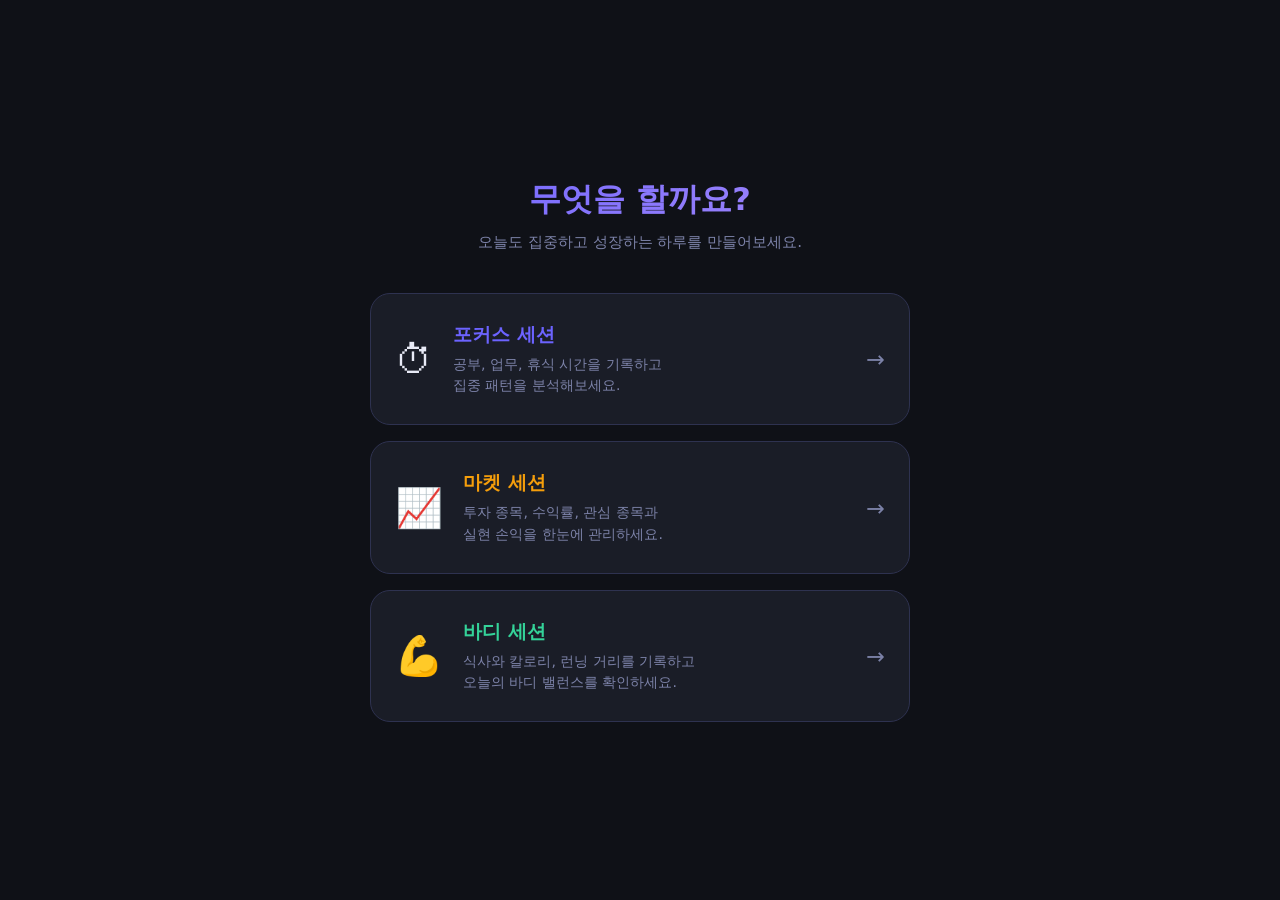
<file: index.html>
<!DOCTYPE html>
<html lang="ko">
<head>
  <meta charset="UTF-8" />
  <meta name="viewport" content="width=device-width, initial-scale=1.0" />
  <title>세션 홈</title>
  <link rel="stylesheet" href="style.css" />
</head>
<body class="landing-body">
  <div class="landing-wrap">
    <div class="landing-header">
      <h1 class="landing-title">무엇을 할까요?</h1>
      <p class="landing-sub">오늘도 집중하고 성장하는 하루를 만들어보세요.</p>
    </div>
    <div class="landing-cards">
      <a href="focus.html" class="landing-card focus-card">
        <div class="lcard-icon">⏱</div>
        <div class="lcard-info">
          <span class="lcard-title">포커스 세션</span>
          <span class="lcard-desc">공부, 업무, 휴식 시간을 기록하고<br>집중 패턴을 분석해보세요.</span>
        </div>
        <span class="lcard-arrow">→</span>
      </a>
      <a href="stock.html" class="landing-card stock-card">
        <div class="lcard-icon">📈</div>
        <div class="lcard-info">
          <span class="lcard-title">마켓 세션</span>
          <span class="lcard-desc">투자 종목, 수익률, 관심 종목과<br>실현 손익을 한눈에 관리하세요.</span>
        </div>
        <span class="lcard-arrow">→</span>
      </a>
      <a href="weight.html" class="landing-card body-card">
        <div class="lcard-icon">💪</div>
        <div class="lcard-info">
          <span class="lcard-title">바디 세션</span>
          <span class="lcard-desc">식사와 칼로리, 런닝 거리를 기록하고<br>오늘의 바디 밸런스를 확인하세요.</span>
        </div>
        <span class="lcard-arrow">→</span>
      </a>
    </div>
  </div>
</body>
</html>
</file>
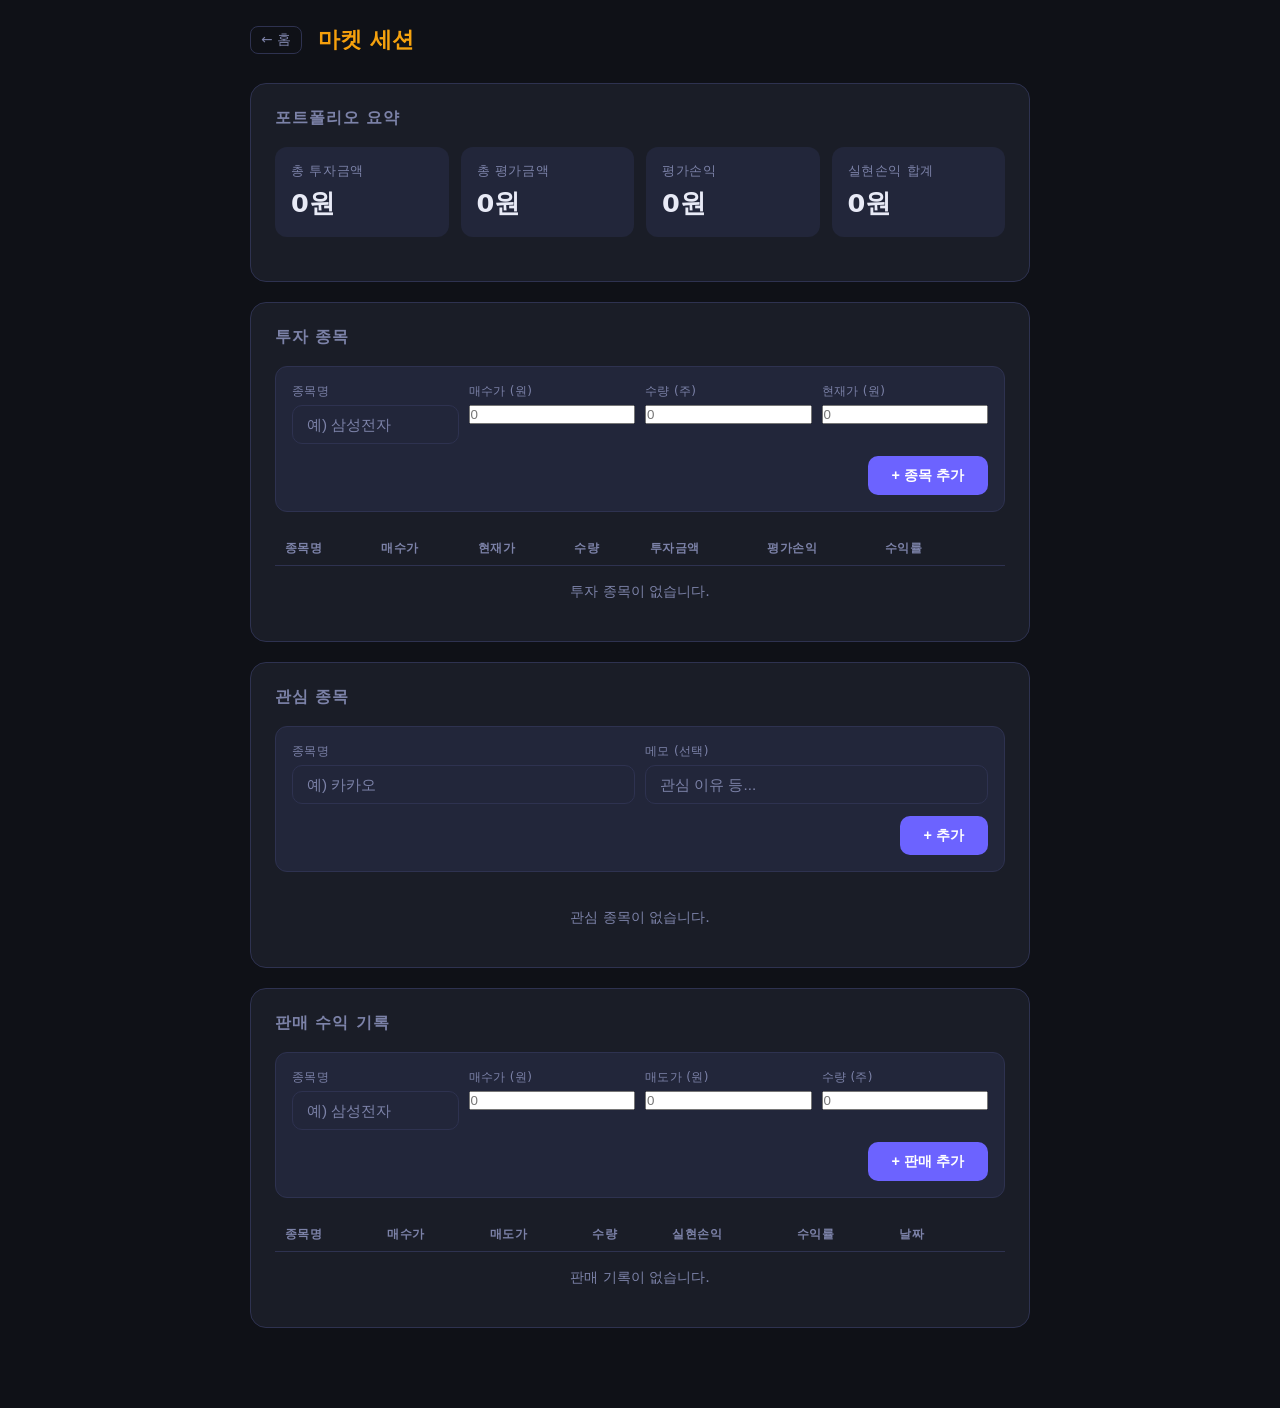
<file: stock.html>
<!DOCTYPE html>
<html lang="ko">
<head>
  <meta charset="UTF-8" />
  <meta name="viewport" content="width=device-width, initial-scale=1.0" />
  <title>마켓 세션</title>
  <link rel="stylesheet" href="style.css" />
</head>
<body>
  <div class="app">
    <header>
      <a href="index.html" class="back-btn">← 홈</a>
      <h1 class="stock-title">마켓 세션</h1>
    </header>

    <main>
      <!-- 전체 요약 -->
      <section class="card">
        <h2>포트폴리오 요약</h2>
        <div class="stats-grid four-col">
          <div class="stat-box">
            <span class="stat-label">총 투자금액</span>
            <span class="stat-value" id="sum-invested">0원</span>
          </div>
          <div class="stat-box">
            <span class="stat-label">총 평가금액</span>
            <span class="stat-value" id="sum-eval">0원</span>
          </div>
          <div class="stat-box">
            <span class="stat-label">평가손익</span>
            <span class="stat-value" id="sum-pnl">0원</span>
          </div>
          <div class="stat-box">
            <span class="stat-label">실현손익 합계</span>
            <span class="stat-value" id="sum-realized">0원</span>
          </div>
        </div>
      </section>

      <!-- 투자 종목 -->
      <section class="card">
        <h2>투자 종목</h2>
        <div class="stock-form">
          <div class="stock-form-fields">
            <div class="form-field">
              <label>종목명</label>
              <input type="text" id="inv-name" placeholder="예) 삼성전자" maxlength="20" />
            </div>
            <div class="form-field">
              <label>매수가 (원)</label>
              <input type="number" id="inv-buy" placeholder="0" min="0" />
            </div>
            <div class="form-field">
              <label>수량 (주)</label>
              <input type="number" id="inv-qty" placeholder="0" min="1" />
            </div>
            <div class="form-field">
              <label>현재가 (원)</label>
              <input type="number" id="inv-current" placeholder="0" min="0" />
            </div>
          </div>
          <button id="inv-add-btn" type="button" class="btn-primary form-submit-btn">+ 종목 추가</button>
        </div>
        <div class="table-wrap">
          <table class="stock-table" id="inv-table">
            <thead>
              <tr>
                <th>종목명</th>
                <th>매수가</th>
                <th>현재가</th>
                <th>수량</th>
                <th>투자금액</th>
                <th>평가손익</th>
                <th>수익률</th>
                <th></th>
              </tr>
            </thead>
            <tbody id="inv-tbody"></tbody>
          </table>
          <p class="empty-msg" id="inv-empty">투자 종목이 없습니다.</p>
        </div>
      </section>

      <!-- 관심 종목 -->
      <section class="card">
        <h2>관심 종목</h2>
        <div class="stock-form">
          <div class="stock-form-fields two-col">
            <div class="form-field">
              <label>종목명</label>
              <input type="text" id="watch-name" placeholder="예) 카카오" maxlength="20" />
            </div>
            <div class="form-field">
              <label>메모 (선택)</label>
              <input type="text" id="watch-memo" placeholder="관심 이유 등..." maxlength="60" />
            </div>
          </div>
          <button id="watch-add-btn" type="button" class="btn-primary form-submit-btn">+ 추가</button>
        </div>
        <ul id="watch-list">
          <li class="empty-msg">관심 종목이 없습니다.</li>
        </ul>
      </section>

      <!-- 실현 손익 (판매 기록) -->
      <section class="card">
        <h2>판매 수익 기록</h2>
        <div class="stock-form">
          <div class="stock-form-fields">
            <div class="form-field">
              <label>종목명</label>
              <input type="text" id="sold-name" placeholder="예) 삼성전자" maxlength="20" />
            </div>
            <div class="form-field">
              <label>매수가 (원)</label>
              <input type="number" id="sold-buy" placeholder="0" min="0" />
            </div>
            <div class="form-field">
              <label>매도가 (원)</label>
              <input type="number" id="sold-sell" placeholder="0" min="0" />
            </div>
            <div class="form-field">
              <label>수량 (주)</label>
              <input type="number" id="sold-qty" placeholder="0" min="1" />
            </div>
          </div>
          <button id="sold-add-btn" type="button" class="btn-primary form-submit-btn">+ 판매 추가</button>
        </div>
        <div class="table-wrap">
          <table class="stock-table" id="sold-table">
            <thead>
              <tr>
                <th>종목명</th>
                <th>매수가</th>
                <th>매도가</th>
                <th>수량</th>
                <th>실현손익</th>
                <th>수익률</th>
                <th>날짜</th>
                <th></th>
              </tr>
            </thead>
            <tbody id="sold-tbody"></tbody>
          </table>
          <p class="empty-msg" id="sold-empty">판매 기록이 없습니다.</p>
        </div>
      </section>
    </main>
  </div>

  <script src="stock.js"></script>
</body>
</html>
</file>
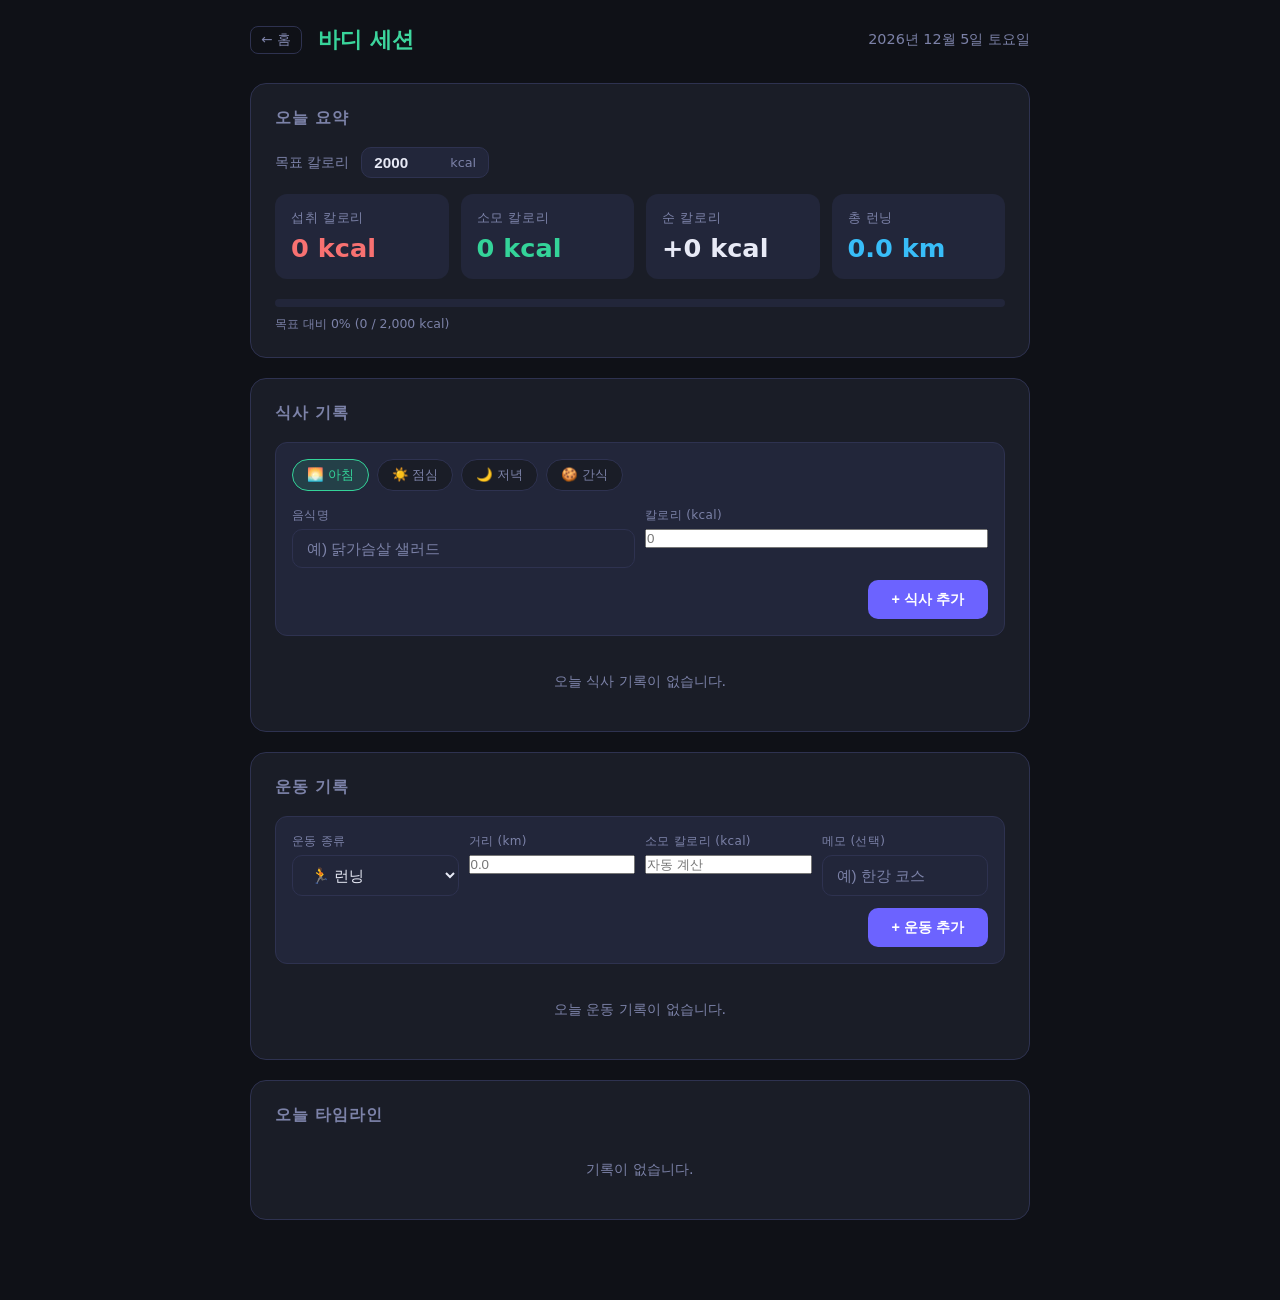
<file: weight.html>
<!DOCTYPE html>
<html lang="ko">
<head>
  <meta charset="UTF-8" />
  <meta name="viewport" content="width=device-width, initial-scale=1.0" />
  <title>바디 세션</title>
  <link rel="stylesheet" href="style.css" />
</head>
<body>
  <div class="app">
    <header>
      <a href="index.html" class="back-btn">← 홈</a>
      <h1 class="body-title">바디 세션</h1>
      <p class="date" id="today-date"></p>
    </header>

    <main>
      <!-- 오늘 요약 -->
      <section class="card">
        <h2>오늘 요약</h2>
        <div class="calorie-goal-row">
          <label class="goal-label">목표 칼로리</label>
          <div class="goal-input-wrap">
            <input type="number" id="goal-calories" placeholder="2000" min="100" max="9999" />
            <span class="unit">kcal</span>
          </div>
        </div>
        <div class="stats-grid four-col">
          <div class="stat-box">
            <span class="stat-label">섭취 칼로리</span>
            <span class="stat-value intake-val" id="total-intake">0 kcal</span>
          </div>
          <div class="stat-box">
            <span class="stat-label">소모 칼로리</span>
            <span class="stat-value burn-val" id="total-burn">0 kcal</span>
          </div>
          <div class="stat-box">
            <span class="stat-label">순 칼로리</span>
            <span class="stat-value" id="net-calories">0 kcal</span>
          </div>
          <div class="stat-box">
            <span class="stat-label">총 런닝</span>
            <span class="stat-value run-val" id="total-run">0 km</span>
          </div>
        </div>
        <div class="calorie-bar-wrap">
          <div class="calorie-bar-track">
            <div class="calorie-bar-fill" id="calorie-bar"></div>
          </div>
          <span class="calorie-bar-label" id="calorie-bar-label">목표 대비 0%</span>
        </div>
      </section>

      <!-- 식사 기록 -->
      <section class="card">
        <h2>식사 기록</h2>
        <div class="stock-form">
          <div class="meal-type-row" id="meal-type-row">
            <button class="meal-type-btn active" type="button" data-type="아침">🌅 아침</button>
            <button class="meal-type-btn" type="button" data-type="점심">☀️ 점심</button>
            <button class="meal-type-btn" type="button" data-type="저녁">🌙 저녁</button>
            <button class="meal-type-btn" type="button" data-type="간식">🍪 간식</button>
          </div>
          <div class="stock-form-fields two-col">
            <div class="form-field">
              <label>음식명</label>
              <input type="text" id="meal-name" placeholder="예) 닭가슴살 샐러드" maxlength="40" />
            </div>
            <div class="form-field">
              <label>칼로리 (kcal)</label>
              <input type="number" id="meal-cal" placeholder="0" min="0" />
            </div>
          </div>
          <button id="meal-add-btn" type="button" class="btn-primary form-submit-btn">+ 식사 추가</button>
        </div>
        <ul id="meal-list">
          <li class="empty-msg">오늘 식사 기록이 없습니다.</li>
        </ul>
      </section>

      <!-- 운동 기록 -->
      <section class="card">
        <h2>운동 기록</h2>
        <div class="stock-form">
          <div class="stock-form-fields">
            <div class="form-field">
              <label>운동 종류</label>
              <select id="exercise-type">
                <option value="런닝">🏃 런닝</option>
                <option value="걷기">🚶 걷기</option>
                <option value="사이클">🚴 사이클</option>
                <option value="수영">🏊 수영</option>
                <option value="웨이트">🏋️ 웨이트</option>
                <option value="기타">✨ 기타</option>
              </select>
            </div>
            <div class="form-field" id="distance-field">
              <label>거리 (km)</label>
              <input type="number" id="exercise-dist" placeholder="0.0" min="0" step="0.1" />
            </div>
            <div class="form-field">
              <label>소모 칼로리 (kcal)</label>
              <input type="number" id="exercise-cal" placeholder="자동 계산" min="0" />
            </div>
            <div class="form-field">
              <label>메모 (선택)</label>
              <input type="text" id="exercise-memo" placeholder="예) 한강 코스" maxlength="40" />
            </div>
          </div>
          <button id="exercise-add-btn" type="button" class="btn-primary form-submit-btn">+ 운동 추가</button>
        </div>
        <ul id="exercise-list">
          <li class="empty-msg">오늘 운동 기록이 없습니다.</li>
        </ul>
      </section>

      <!-- 오늘 타임라인 -->
      <section class="card">
        <h2>오늘 타임라인</h2>
        <ul id="timeline-list">
          <li class="empty-msg">기록이 없습니다.</li>
        </ul>
      </section>
    </main>
  </div>

  <script src="weight.js"></script>
</body>
</html>
</file>
<file: style.css>
*, *::before, *::after { box-sizing: border-box; margin: 0; padding: 0; }

:root {
  --bg: #0f1117;
  --surface: #1a1d27;
  --surface2: #22263a;
  --border: #2e3250;
  --text: #e8eaf6;
  --text-muted: #7c82a8;
  --primary: #6c63ff;
  --primary-hover: #857dff;
  --danger: #ff5c7a;
  --danger-hover: #ff7b93;
  --success: #4caf7d;
  --stock: #f59e0b;
  --stock-hover: #fbbf24;
  --body-color: #34d399;
  --body-hover: #6ee7b7;

  --cat-study: #6c63ff;
  --cat-work: #f59e0b;
  --cat-rest: #38bdf8;
  --cat-exercise: #4caf7d;
  --cat-etc: #a78bfa;
}

body {
  background: var(--bg);
  color: var(--text);
  font-family: 'Segoe UI', system-ui, sans-serif;
  min-height: 100vh;
  padding: 24px 16px 60px;
}

.app { max-width: 780px; margin: 0 auto; }

/* Back button */
.back-btn {
  color: var(--text-muted);
  text-decoration: none;
  font-size: 0.85rem;
  padding: 4px 10px;
  border-radius: 8px;
  border: 1px solid var(--border);
  transition: color 0.2s, border-color 0.2s;
  white-space: nowrap;
}
.back-btn:hover { color: var(--text); border-color: var(--primary); }

header {
  display: flex;
  align-items: center;
  gap: 16px;
  margin-bottom: 28px;
  flex-wrap: wrap;
}

/* ── Landing Page ─────────────────────────────────────────────────────────── */
.landing-body {
  display: flex;
  align-items: center;
  justify-content: center;
  min-height: 100vh;
  padding: 24px 16px;
}

.landing-wrap { width: 100%; max-width: 540px; }

.landing-header { text-align: center; margin-bottom: 40px; }

.landing-title {
  font-size: 2rem;
  font-weight: 700;
  background: linear-gradient(135deg, var(--primary), #a78bfa);
  -webkit-background-clip: text;
  -webkit-text-fill-color: transparent;
  background-clip: text;
  margin-bottom: 10px;
}

.landing-sub { color: var(--text-muted); font-size: 0.95rem; }

.landing-cards { display: flex; flex-direction: column; gap: 16px; }

.landing-card {
  display: flex;
  align-items: center;
  gap: 20px;
  background: var(--surface);
  border: 1px solid var(--border);
  border-radius: 20px;
  padding: 28px 24px;
  text-decoration: none;
  color: var(--text);
  transition: transform 0.18s, border-color 0.18s, box-shadow 0.18s;
}

.landing-card:hover {
  transform: translateY(-3px);
  box-shadow: 0 8px 32px rgba(0,0,0,0.3);
}

.focus-card:hover { border-color: var(--primary); }
.stock-card:hover  { border-color: var(--stock); }

.lcard-icon { font-size: 2.4rem; flex-shrink: 0; }

.lcard-info { flex: 1; display: flex; flex-direction: column; gap: 6px; }

.lcard-title { font-size: 1.2rem; font-weight: 700; }

.focus-card .lcard-title { color: var(--primary); }
.stock-card  .lcard-title { color: var(--stock); }

.lcard-desc { color: var(--text-muted); font-size: 0.88rem; line-height: 1.5; }

.lcard-arrow { font-size: 1.4rem; color: var(--text-muted); flex-shrink: 0; }

header h1 {
  font-size: 1.6rem;
  font-weight: 700;
  background: linear-gradient(135deg, var(--primary), #a78bfa);
  -webkit-background-clip: text;
  -webkit-text-fill-color: transparent;
  background-clip: text;
  flex: 1;
}

.date { color: var(--text-muted); font-size: 0.9rem; }

.notify-toggle {
  display: flex;
  align-items: center;
  gap: 6px;
  cursor: pointer;
  color: var(--text-muted);
  font-size: 0.85rem;
  user-select: none;
}

.notify-toggle input { accent-color: var(--primary); width: 15px; height: 15px; }

/* Card */
.card {
  background: var(--surface);
  border: 1px solid var(--border);
  border-radius: 16px;
  padding: 24px;
  margin-bottom: 20px;
}

.card h2 {
  font-size: 1rem;
  font-weight: 600;
  color: var(--text-muted);
  text-transform: uppercase;
  letter-spacing: 0.06em;
  margin-bottom: 18px;
}

/* Goals */
.goal-input-row {
  display: flex;
  gap: 10px;
  margin-bottom: 14px;
}

input[type="text"] {
  flex: 1;
  background: var(--surface2);
  border: 1px solid var(--border);
  border-radius: 10px;
  color: var(--text);
  padding: 10px 14px;
  font-size: 0.95rem;
  outline: none;
  transition: border-color 0.2s;
}

input[type="text"]:focus { border-color: var(--primary); }
input[type="text"]::placeholder { color: var(--text-muted); }

button {
  border: none;
  border-radius: 10px;
  cursor: pointer;
  font-size: 0.9rem;
  font-weight: 600;
  padding: 10px 18px;
  transition: background 0.2s, transform 0.1s;
}

button:active { transform: scale(0.97); }

.btn-primary { background: var(--primary); color: #fff; }
.btn-primary:hover:not(:disabled) { background: var(--primary-hover); }

.btn-secondary { background: var(--surface2); color: var(--text); border: 1px solid var(--border); }
.btn-secondary:hover:not(:disabled) { background: var(--border); }

.btn-danger { background: var(--danger); color: #fff; }
.btn-danger:hover:not(:disabled) { background: var(--danger-hover); }

button:disabled { opacity: 0.35; cursor: not-allowed; }

#goal-add-btn { white-space: nowrap; }

#goal-list { list-style: none; display: flex; flex-direction: column; gap: 8px; }

#goal-list li {
  display: flex;
  align-items: center;
  gap: 10px;
  background: var(--surface2);
  border-radius: 10px;
  padding: 10px 14px;
}

#goal-list li input[type="checkbox"] {
  flex: none;
  width: 17px;
  height: 17px;
  accent-color: var(--success);
  cursor: pointer;
}

#goal-list li span {
  flex: 1;
  font-size: 0.95rem;
  transition: color 0.2s;
}

#goal-list li.done span {
  color: var(--text-muted);
  text-decoration: line-through;
}

.delete-btn {
  background: transparent;
  color: var(--text-muted);
  padding: 2px 8px;
  font-size: 1rem;
  border-radius: 6px;
}

.delete-btn:hover { color: var(--danger); background: rgba(255,92,122,0.12); }

/* Category */
.category-row {
  display: flex;
  flex-wrap: wrap;
  gap: 8px;
  margin-bottom: 24px;
}

.cat-btn {
  background: var(--surface2);
  color: var(--text-muted);
  border: 1px solid var(--border);
  padding: 8px 16px;
  border-radius: 999px;
  font-size: 0.85rem;
  font-weight: 500;
}

.cat-btn:hover { border-color: var(--primary); color: var(--text); }

.cat-btn.active[data-cat="공부"]   { background: rgba(108,99,255,0.2); border-color: var(--cat-study);    color: var(--cat-study); }
.cat-btn.active[data-cat="업무"]   { background: rgba(245,158,11,0.2); border-color: var(--cat-work);     color: var(--cat-work); }
.cat-btn.active[data-cat="휴식"]   { background: rgba(56,189,248,0.2); border-color: var(--cat-rest);     color: var(--cat-rest); }
.cat-btn.active[data-cat="운동"]   { background: rgba(76,175,125,0.2); border-color: var(--cat-exercise); color: var(--cat-exercise); }
.cat-btn.active[data-cat="기타"]   { background: rgba(167,139,250,0.2);border-color: var(--cat-etc);      color: var(--cat-etc); }

/* Timer */
.timer-display {
  font-size: 4rem;
  font-weight: 700;
  text-align: center;
  letter-spacing: 0.04em;
  font-variant-numeric: tabular-nums;
  margin-bottom: 16px;
  color: var(--text);
}

.pomodoro-row {
  text-align: center;
  margin-bottom: 20px;
  color: var(--text-muted);
  font-size: 0.85rem;
}

.pomodoro-row input { accent-color: var(--primary); margin-right: 6px; }

.timer-controls {
  display: flex;
  gap: 10px;
  justify-content: center;
  flex-wrap: wrap;
}

.timer-controls button { min-width: 110px; padding: 12px 20px; font-size: 0.95rem; }

.memo-row {
  display: flex;
  gap: 10px;
  margin-top: 18px;
}

/* Stats */
.stats-grid {
  display: grid;
  grid-template-columns: 1fr 1fr;
  gap: 12px;
  margin-bottom: 20px;
}

.stat-box {
  background: var(--surface2);
  border-radius: 12px;
  padding: 16px;
  display: flex;
  flex-direction: column;
  gap: 6px;
}

.stat-label { font-size: 0.8rem; color: var(--text-muted); text-transform: uppercase; letter-spacing: 0.05em; }
.stat-value { font-size: 1.6rem; font-weight: 700; color: var(--text); }

.chart-wrap {
  position: relative;
  max-width: 260px;
  margin: 0 auto;
}

.no-data {
  position: absolute;
  top: 50%;
  left: 50%;
  transform: translate(-50%, -50%);
  color: var(--text-muted);
  font-size: 0.85rem;
  text-align: center;
  pointer-events: none;
}

/* Session list */
#session-list { list-style: none; display: flex; flex-direction: column; gap: 10px; }

#session-list .empty-msg { color: var(--text-muted); font-size: 0.9rem; text-align: center; padding: 12px 0; }

.session-item {
  background: var(--surface2);
  border-radius: 12px;
  padding: 14px 16px;
  display: flex;
  align-items: flex-start;
  gap: 12px;
}

.session-cat-dot {
  width: 10px;
  height: 10px;
  border-radius: 50%;
  margin-top: 5px;
  flex-shrink: 0;
}

.session-info { flex: 1; }
.session-header { display: flex; align-items: center; gap: 10px; flex-wrap: wrap; }
.session-cat { font-weight: 600; font-size: 0.9rem; }
.session-time { color: var(--text-muted); font-size: 0.8rem; }
.session-duration { font-weight: 700; margin-left: auto; font-size: 0.95rem; }
.session-memo { color: var(--text-muted); font-size: 0.85rem; margin-top: 4px; }

.switch-badge {
  display: inline-flex;
  align-items: center;
  gap: 4px;
  background: rgba(108, 99, 255, 0.1);
  border: 1px solid rgba(108, 99, 255, 0.25);
  border-radius: 999px;
  padding: 2px 9px;
  font-size: 0.75rem;
  font-weight: 500;
  white-space: nowrap;
}

.switch-arrow { color: var(--text-muted); font-size: 0.7rem; }

.dot-study    { background: var(--cat-study); }
.dot-work     { background: var(--cat-work); }
.dot-rest     { background: var(--cat-rest); }
.dot-exercise { background: var(--cat-exercise); }
.dot-etc      { background: var(--cat-etc); }

/* Heatmap */
.heatmap-year { font-size: 0.8rem; font-weight: 400; color: var(--text-muted); margin-left: 8px; }

.heatmap-outer { overflow-x: auto; padding-bottom: 6px; }

.heatmap-months {
  display: flex;
  margin-left: 28px;
  margin-bottom: 4px;
  font-size: 0.72rem;
  color: var(--text-muted);
  gap: 0;
}

.heatmap-months span { flex: none; }

.heatmap-body { display: flex; gap: 4px; align-items: flex-start; }

.heatmap-days {
  display: grid;
  grid-template-rows: repeat(7, 11px);
  gap: 3px;
  padding-top: 1px;
  font-size: 0.65rem;
  color: var(--text-muted);
  flex-shrink: 0;
  width: 24px;
  line-height: 11px;
}

.heatmap-grid {
  display: grid;
  grid-template-rows: repeat(7, 11px);
  grid-auto-flow: column;
  gap: 3px;
}

.heatmap-cell {
  width: 11px;
  height: 11px;
  border-radius: 2px;
  cursor: default;
  transition: transform 0.1s;
  position: relative;
}

.heatmap-cell:hover { transform: scale(1.4); z-index: 10; }

.heatmap-cell[data-tip]:hover::after {
  content: attr(data-tip);
  position: absolute;
  bottom: 150%;
  left: 50%;
  transform: translateX(-50%);
  background: #111;
  color: #e8eaf6;
  padding: 4px 8px;
  border-radius: 6px;
  font-size: 0.7rem;
  white-space: nowrap;
  pointer-events: none;
  z-index: 100;
  border: 1px solid var(--border);
}

/* 5단계 색상: 투명/회색 → 점점 진한 보라 */
.level-0 { background: var(--surface2); }
.level-1 { background: rgba(108, 99, 255, 0.22); }
.level-2 { background: rgba(108, 99, 255, 0.45); }
.level-3 { background: rgba(108, 99, 255, 0.70); }
.level-4 { background: #6c63ff; }

/* Legend */
.heatmap-legend {
  display: flex;
  align-items: center;
  gap: 4px;
  margin-top: 12px;
  justify-content: flex-end;
}

.legend-label { font-size: 0.72rem; color: var(--text-muted); }

.legend-cell {
  width: 11px;
  height: 11px;
  border-radius: 2px;
}

/* ── Stock Page ───────────────────────────────────────────────────────────── */
.stock-title {
  background: linear-gradient(135deg, var(--stock), #fbbf24);
  -webkit-background-clip: text;
  -webkit-text-fill-color: transparent;
  background-clip: text;
  font-size: 1.4rem;
  font-weight: 700;
  flex: 1;
}

.four-col { grid-template-columns: repeat(4, 1fr); }
@media (max-width: 600px) { .four-col { grid-template-columns: 1fr 1fr; } }

.pos { color: #f87171; }
.neg { color: #4caf7d; }

.stock-form {
  background: var(--surface2);
  border: 1px solid var(--border);
  border-radius: 12px;
  padding: 16px;
  margin-bottom: 20px;
  display: flex;
  flex-direction: column;
  gap: 12px;
}

.stock-form-fields {
  display: grid;
  grid-template-columns: repeat(4, 1fr);
  gap: 10px;
}

.stock-form-fields.two-col {
  grid-template-columns: 1fr 1fr;
}

@media (max-width: 600px) {
  .stock-form-fields { grid-template-columns: 1fr 1fr; }
  .stock-form-fields.two-col { grid-template-columns: 1fr; }
}

.form-field {
  display: flex;
  flex-direction: column;
  gap: 5px;
}

.form-field label {
  font-size: 0.75rem;
  color: var(--text-muted);
  font-weight: 500;
  letter-spacing: 0.03em;
}

.form-field input { width: 100%; }

input.input-error {
  border-color: var(--danger) !important;
  background: rgba(255, 92, 122, 0.08);
}

.form-submit-btn {
  align-self: flex-end;
  padding: 10px 24px;
  font-size: 0.9rem;
}

.table-wrap { overflow-x: auto; }

.stock-table {
  width: 100%;
  border-collapse: collapse;
  font-size: 0.88rem;
  min-width: 560px;
}

.stock-table th {
  text-align: left;
  padding: 8px 10px;
  color: var(--text-muted);
  font-size: 0.75rem;
  text-transform: uppercase;
  letter-spacing: 0.04em;
  border-bottom: 1px solid var(--border);
  white-space: nowrap;
}

.stock-table td {
  padding: 10px 10px;
  border-bottom: 1px solid rgba(46,50,80,0.5);
  white-space: nowrap;
}

.stock-table tr:last-child td { border-bottom: none; }
.stock-table tr:hover td { background: rgba(255,255,255,0.02); }

.inline-input {
  background: var(--surface2);
  border: 1px solid var(--border);
  border-radius: 6px;
  color: var(--text);
  padding: 4px 8px;
  font-size: 0.85rem;
  width: 100px;
  outline: none;
}
.inline-input:focus { border-color: var(--stock); }

.date-cell { color: var(--text-muted); font-size: 0.8rem; }

.empty-msg { color: var(--text-muted); font-size: 0.9rem; text-align: center; padding: 16px 0; display: block; }

/* Watchlist */
#watch-list { list-style: none; display: flex; flex-direction: column; gap: 8px; }

.watch-item {
  display: flex;
  align-items: center;
  gap: 10px;
  background: var(--surface2);
  border-radius: 10px;
  padding: 10px 14px;
}

.watch-name { font-weight: 600; font-size: 0.95rem; flex: 1; }
.watch-memo { color: var(--text-muted); font-size: 0.85rem; }

/* ── Body Session ─────────────────────────────────────────────────────────── */
.body-card:hover  { border-color: var(--body-color); }
.body-card .lcard-title { color: var(--body-color); }

.body-title {
  background: linear-gradient(135deg, var(--body-color), #6ee7b7);
  -webkit-background-clip: text;
  -webkit-text-fill-color: transparent;
  background-clip: text;
  font-size: 1.4rem;
  font-weight: 700;
  flex: 1;
}

/* Summary colors */
.intake-val { color: #f87171; }
.burn-val   { color: var(--body-color); }
.run-val    { color: #38bdf8; }
.pos-cal    { color: #f87171; }
.neg-cal    { color: var(--body-color); }

/* Calorie progress bar */
.calorie-goal-row {
  display: flex;
  align-items: center;
  gap: 12px;
  margin-bottom: 16px;
}
.goal-label { font-size: 0.85rem; color: var(--text-muted); white-space: nowrap; }
.goal-input-wrap {
  display: flex;
  align-items: center;
  gap: 6px;
  background: var(--surface2);
  border: 1px solid var(--border);
  border-radius: 10px;
  padding: 6px 12px;
}
.goal-input-wrap input {
  background: transparent;
  border: none;
  color: var(--text);
  font-size: 0.95rem;
  font-weight: 600;
  width: 70px;
  outline: none;
  padding: 0;
}
.unit { font-size: 0.8rem; color: var(--text-muted); }

.calorie-bar-wrap { margin-top: 16px; }
.calorie-bar-track {
  height: 8px;
  background: var(--surface2);
  border-radius: 999px;
  overflow: hidden;
  margin-bottom: 6px;
}
.calorie-bar-fill {
  height: 100%;
  border-radius: 999px;
  transition: width 0.4s ease;
}
.bar-ok   { background: var(--body-color); }
.bar-warn { background: var(--stock); }
.bar-over { background: var(--danger); }
.calorie-bar-label { font-size: 0.78rem; color: var(--text-muted); }

/* Meal type buttons */
.meal-type-row {
  display: flex;
  gap: 8px;
  flex-wrap: wrap;
  margin-bottom: 4px;
}
.meal-type-btn {
  background: var(--surface);
  border: 1px solid var(--border);
  color: var(--text-muted);
  border-radius: 999px;
  padding: 6px 14px;
  font-size: 0.83rem;
  font-weight: 500;
  cursor: pointer;
  transition: all 0.18s;
}
.meal-type-btn.active {
  background: rgba(52, 211, 153, 0.15);
  border-color: var(--body-color);
  color: var(--body-color);
}

/* Select */
select {
  background: var(--surface2);
  border: 1px solid var(--border);
  border-radius: 10px;
  color: var(--text);
  padding: 10px 14px;
  font-size: 0.95rem;
  outline: none;
  width: 100%;
  cursor: pointer;
}
select:focus { border-color: var(--body-color); }

/* Body item list */
#meal-list, #exercise-list { list-style: none; display: flex; flex-direction: column; gap: 6px; }

.meal-group-header {
  display: flex;
  justify-content: space-between;
  align-items: center;
  padding: 8px 4px 4px;
  font-size: 0.82rem;
  font-weight: 600;
  color: var(--text-muted);
  border-bottom: 1px solid var(--border);
  margin-top: 6px;
}
.meal-group-header:first-child { margin-top: 0; }
.group-cal { color: var(--body-color); font-weight: 700; }

.body-item {
  display: flex;
  align-items: center;
  gap: 12px;
  background: var(--surface2);
  border-radius: 10px;
  padding: 10px 14px;
}
.body-item-info { flex: 1; display: flex; flex-direction: column; gap: 3px; }
.body-item-name { font-size: 0.9rem; font-weight: 500; }
.body-item-sub  { font-size: 0.8rem; color: var(--text-muted); }

/* Timeline */
#timeline-list { list-style: none; display: flex; flex-direction: column; gap: 0; }

.timeline-item {
  display: flex;
  align-items: flex-start;
  gap: 10px;
  padding: 10px 0;
  border-bottom: 1px solid rgba(46,50,80,0.4);
  position: relative;
}
.timeline-item:last-child { border-bottom: none; }

.tl-time {
  font-size: 0.75rem;
  color: var(--text-muted);
  width: 44px;
  flex-shrink: 0;
  padding-top: 2px;
}
.tl-dot {
  width: 10px;
  height: 10px;
  border-radius: 50%;
  flex-shrink: 0;
  margin-top: 4px;
}
.meal-dot     { background: #f87171; }
.exercise-dot { background: var(--body-color); }

.tl-content {
  flex: 1;
  display: flex;
  flex-wrap: wrap;
  align-items: center;
  gap: 6px;
}
.tl-label { font-size: 0.82rem; color: var(--text-muted); }
.tl-name  { font-size: 0.9rem; font-weight: 500; flex: 1; }
.tl-cal   { font-size: 0.85rem; font-weight: 700; margin-left: auto; }
</file>
